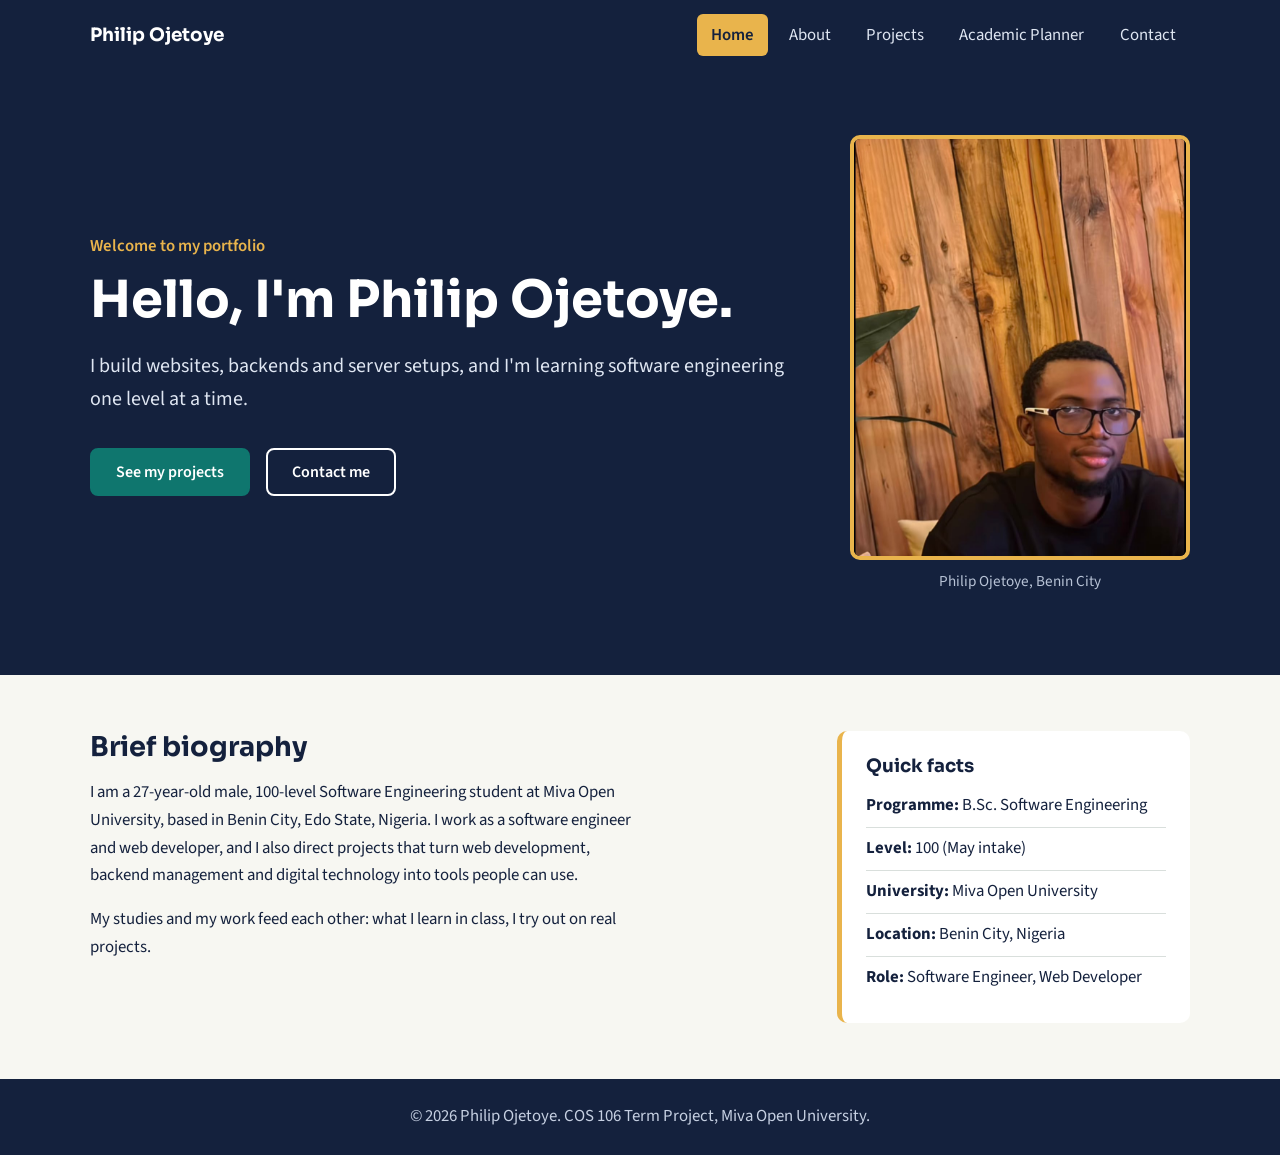
<file: index.html>
<!doctype html>
<html lang="en">
  <head>
    <meta charset="UTF-8" />
    <meta name="viewport" content="width=device-width, initial-scale=1.0" />
    <meta
      name="description"
      content="Philip Ojetoye – Software Engineering student and web developer at Miva Open University."
    />
    <title>Home | Philip Ojetoye</title>
    <link rel="preconnect" href="https://fonts.googleapis.com" />
    <link rel="preconnect" href="https://fonts.gstatic.com" crossorigin />
    <link
      href="https://fonts.googleapis.com/css2?family=Sora:wght@500;700&family=Source+Sans+3:wght@400;600&display=swap"
      rel="stylesheet"
    />
    <link rel="stylesheet" href="css/style.css" />
  </head>
  <body>
    <a class="skip" href="#main">Skip to content</a>
    <header class="site-header">
      <div class="container nav-wrap">
        <a class="logo" href="index.html">Philip Ojetoye</a>
        <button
          class="nav-toggle"
          id="navToggle"
          aria-label="Open menu"
          aria-expanded="false"
        >
          Menu
        </button>
        <nav id="mainNav" aria-label="Main navigation">
          <ul>
            <li><a href="index.html" class="active">Home</a></li>
            <li><a href="about.html">About</a></li>
            <li><a href="projects.html">Projects</a></li>
            <li><a href="planner.html">Academic Planner</a></li>
            <li><a href="contact.html">Contact</a></li>
          </ul>
        </nav>
      </div>
    </header>
    <main id="main">
      <section class="hero">
        <div class="container hero-grid">
          <div class="hero-text">
            <p class="kicker">Welcome to my portfolio</p>
            <h1>Hello, I'm Philip Ojetoye.</h1>
            <p class="lead">
              I build websites, backends and server setups, and I'm learning
              software engineering one level at a time.
            </p>
            <div class="btn-row">
              <a class="btn" href="projects.html">See my projects</a>
              <a class="btn btn-ghost" href="contact.html">Contact me</a>
            </div>
          </div>
          <figure class="hero-photo">
            <img
              src="images/profile.jpeg"
              alt="Passport photograph of Philip Ojetoye"
              onerror="
                this.onerror = null;
                this.src = 'images/placeholder.svg';
              "
            />
            <figcaption>Philip Ojetoye, Benin City</figcaption>
          </figure>
        </div>
      </section>

      <section class="section">
        <div class="container two-col">
          <div>
            <h2>Brief biography</h2>
            <p>
              I am a 27-year-old male, 100-level Software Engineering student
              at Miva Open University, based in Benin City, Edo State, Nigeria.
              I work as a software engineer and web developer, and I also direct
              projects that turn web development, backend management and digital
              technology into tools people can use.
            </p>
            <p>
              My studies and my work feed each other: what I learn in class, I
              try out on real projects.
            </p>
          </div>
          <aside class="fact-card" aria-label="Quick facts">
            <h3>Quick facts</h3>
            <ul class="facts">
              <li><strong>Programme:</strong> B.Sc. Software Engineering</li>
              <li><strong>Level:</strong> 100 (May intake)</li>
              <li><strong>University:</strong> Miva Open University</li>
              <li><strong>Location:</strong> Benin City, Nigeria</li>
              <li><strong>Role:</strong> Software Engineer, Web Developer</li>
            </ul>
          </aside>
        </div>
      </section>
    </main>
    <footer class="site-footer">
      <div class="container">
        <p>
          &copy; <span id="year">2026</span> Philip Ojetoye. COS 106 Term
          Project, Miva Open University.
        </p>
      </div>
    </footer>
    <script src="js/main.js"></script>
  </body>
</html>
</file>
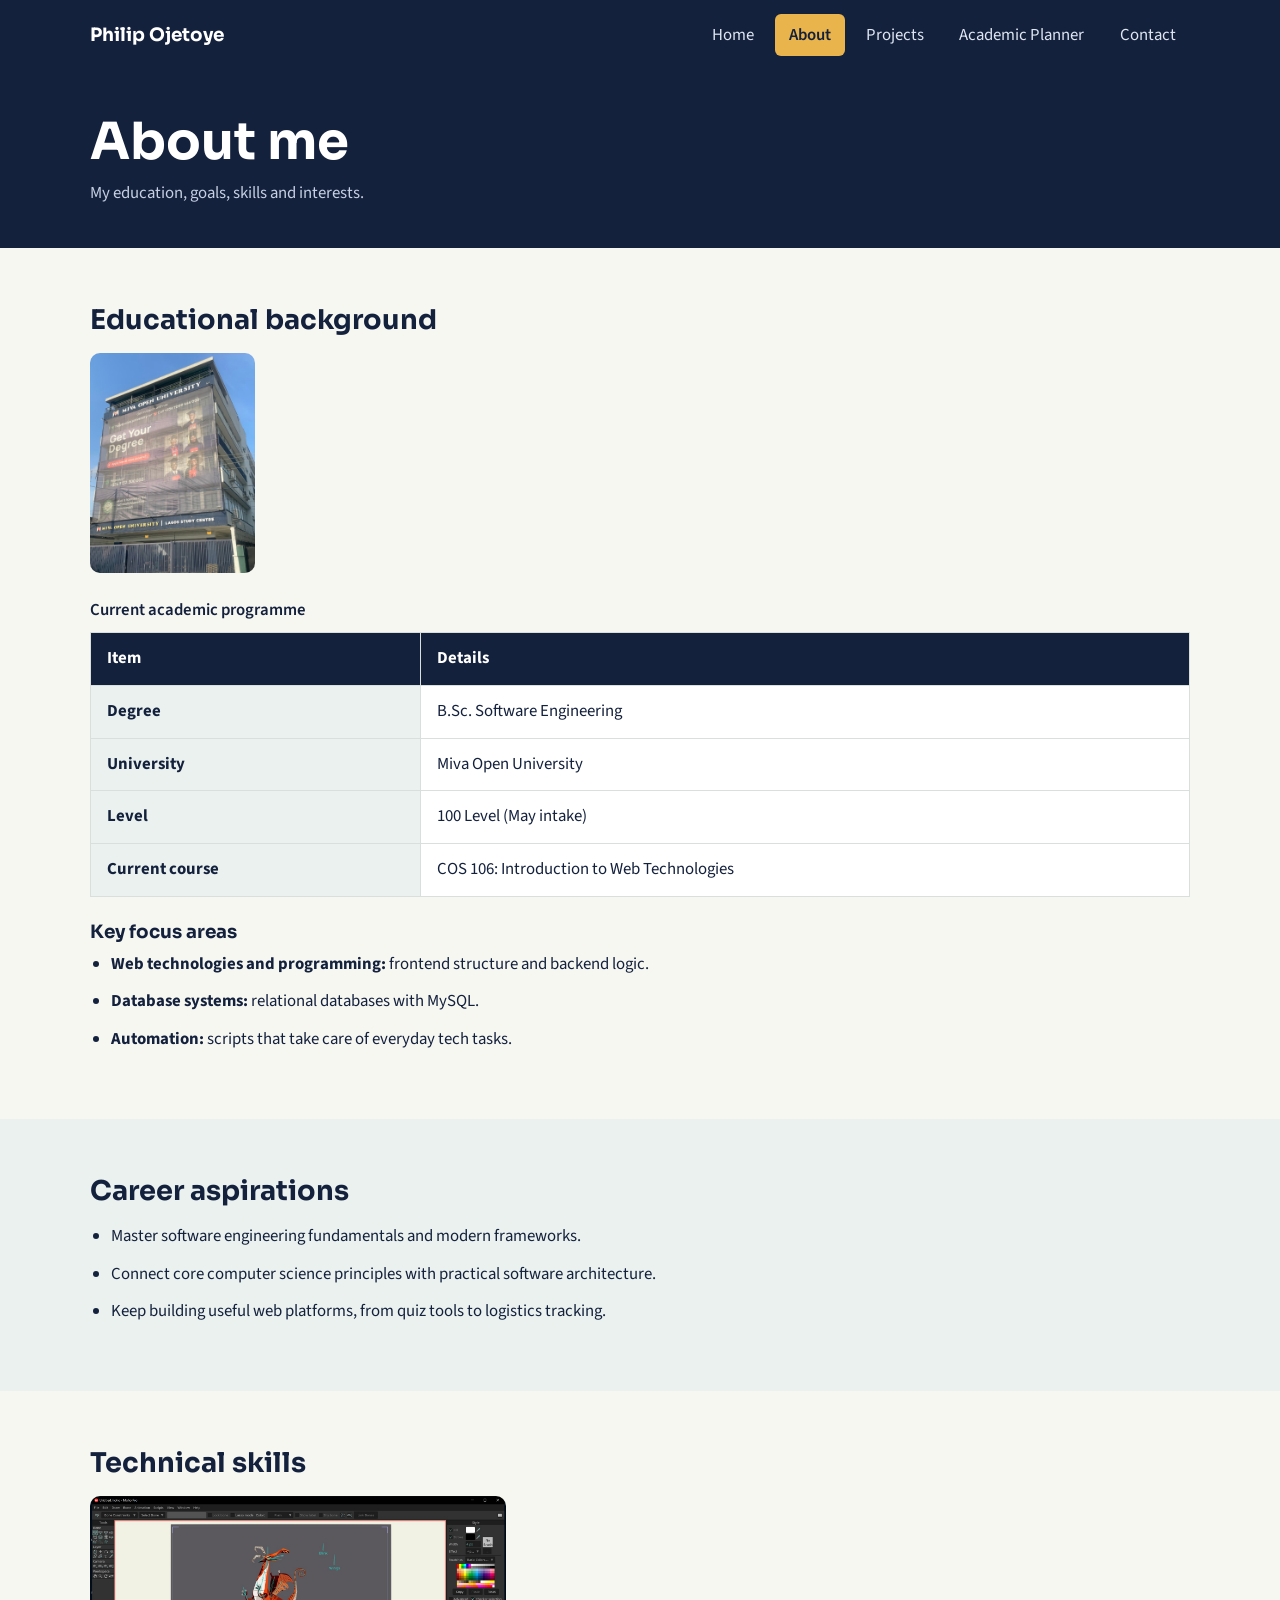
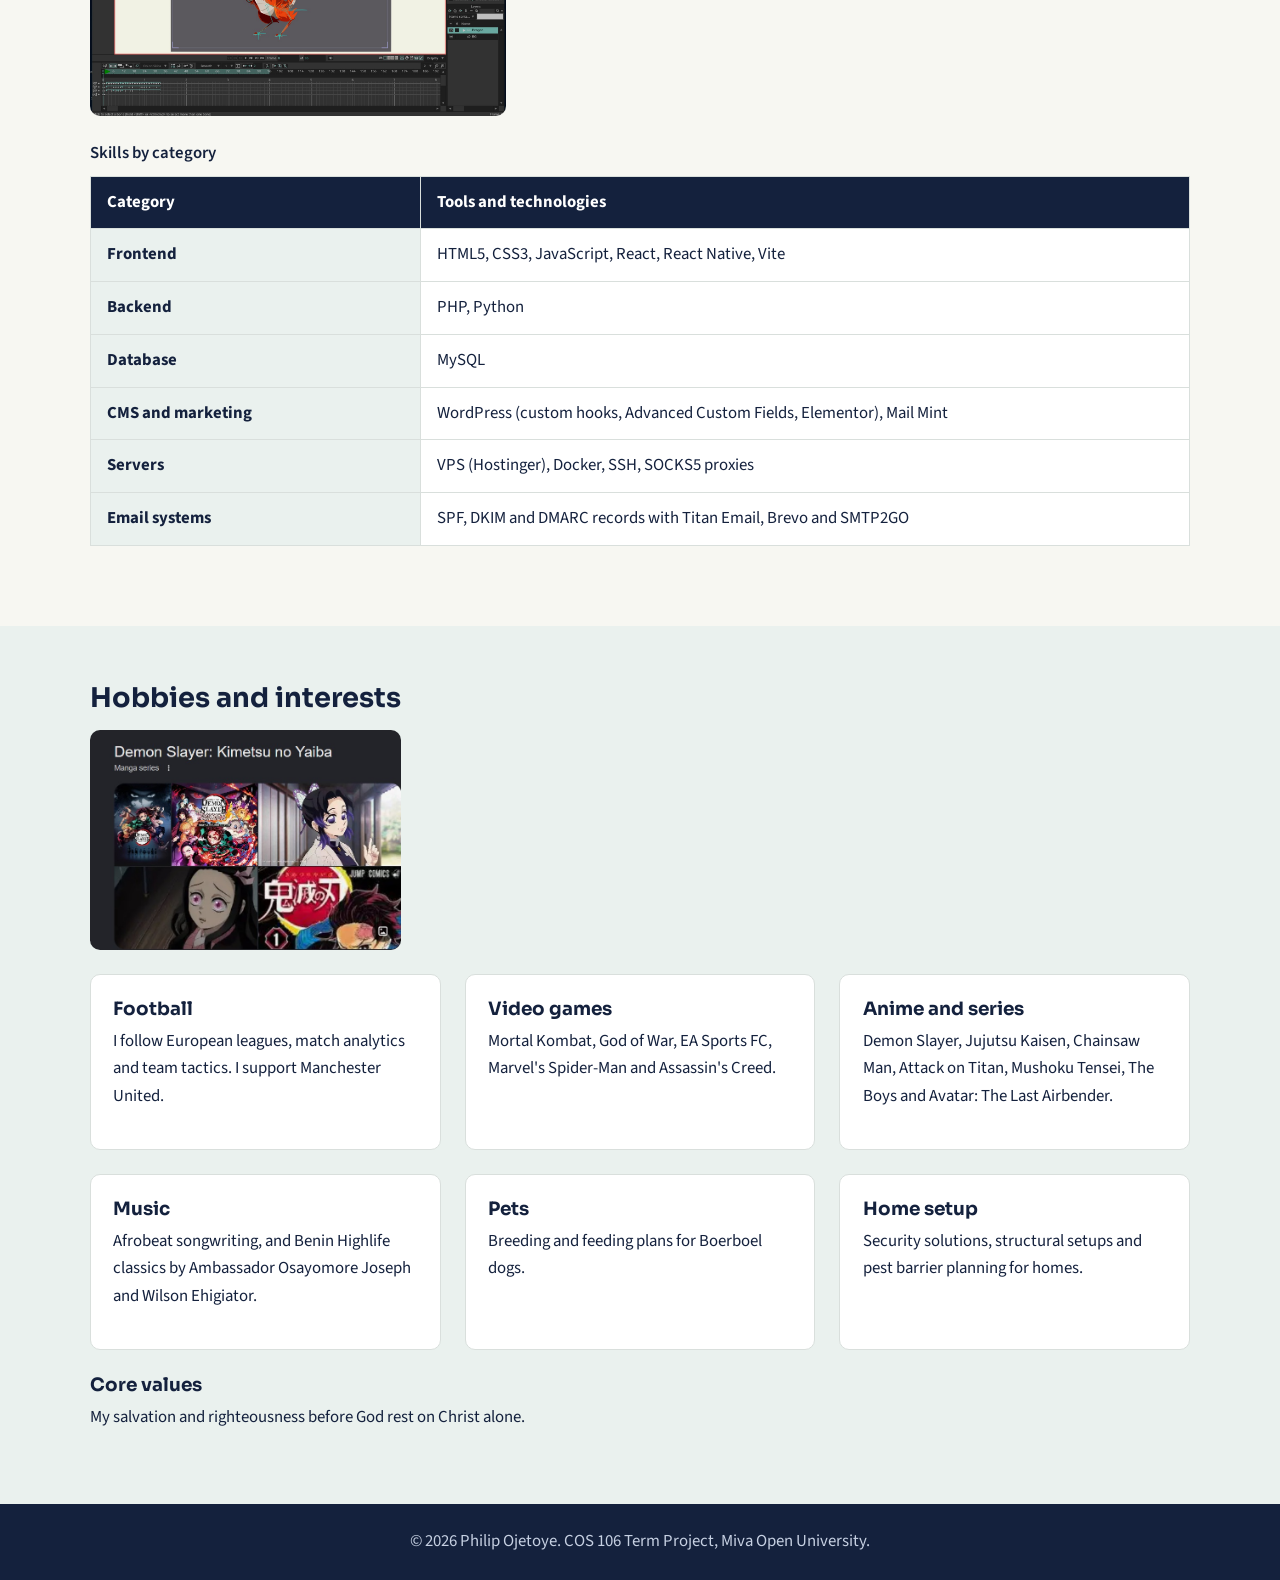
<file: about.html>
<!doctype html>
<html lang="en">
  <head>
    <meta charset="UTF-8" />
    <meta name="viewport" content="width=device-width, initial-scale=1.0" />
    <meta
      name="description"
      content="Philip Ojetoye – Software Engineering student and web developer at Miva Open University."
    />
    <title>About | Philip Ojetoye</title>
    <link rel="preconnect" href="https://fonts.googleapis.com" />
    <link rel="preconnect" href="https://fonts.gstatic.com" crossorigin />
    <link
      href="https://fonts.googleapis.com/css2?family=Sora:wght@500;700&family=Source+Sans+3:wght@400;600&display=swap"
      rel="stylesheet"
    />
    <link rel="stylesheet" href="css/style.css" />
  </head>
  <body>
    <a class="skip" href="#main">Skip to content</a>
    <header class="site-header">
      <div class="container nav-wrap">
        <a class="logo" href="index.html">Philip Ojetoye</a>
        <button
          class="nav-toggle"
          id="navToggle"
          aria-label="Open menu"
          aria-expanded="false"
        >
          Menu
        </button>
        <nav id="mainNav" aria-label="Main navigation">
          <ul>
            <li><a href="index.html">Home</a></li>
            <li><a href="about.html" class="active">About</a></li>
            <li><a href="projects.html">Projects</a></li>
            <li><a href="planner.html">Academic Planner</a></li>
            <li><a href="contact.html">Contact</a></li>
          </ul>
        </nav>
      </div>
    </header>
    <main id="main">
      <section class="page-title">
        <div class="container">
          <h1>About me</h1>
          <p>My education, goals, skills and interests.</p>
        </div>
      </section>

      <section class="section">
        <div class="container">
          <h2>Educational background</h2>
          <div class="banner">
            <img
              src="images/Miva.jpg"
              alt="Miva Open University logo"
              onerror="
                this.onerror = null;
                this.src = 'images/placeholder.svg';
              "
            />
          </div>
          <div class="table-wrap">
            <table>
              <caption>
                Current academic programme
              </caption>
              <thead>
                <tr>
                  <th scope="col">Item</th>
                  <th scope="col">Details</th>
                </tr>
              </thead>
              <tbody>
                <tr>
                  <th scope="row">Degree</th>
                  <td>B.Sc. Software Engineering</td>
                </tr>
                <tr>
                  <th scope="row">University</th>
                  <td>Miva Open University</td>
                </tr>
                <tr>
                  <th scope="row">Level</th>
                  <td>100 Level (May intake)</td>
                </tr>
                <tr>
                  <th scope="row">Current course</th>
                  <td>COS 106: Introduction to Web Technologies</td>
                </tr>
              </tbody>
            </table>
          </div>
          <h3>Key focus areas</h3>
          <ul class="list">
            <li>
              <strong>Web technologies and programming:</strong> frontend
              structure and backend logic.
            </li>
            <li>
              <strong>Database systems:</strong> relational databases with
              MySQL.
            </li>
            <li>
              <strong>Automation:</strong> scripts that take care of everyday
              tech tasks.
            </li>
          </ul>
        </div>
      </section>

      <section class="section alt">
        <div class="container">
          <h2>Career aspirations</h2>
          <ul class="list">
            <li>
              Master software engineering fundamentals and modern frameworks.
            </li>
            <li>
              Connect core computer science principles with practical software
              architecture.
            </li>
            <li>
              Keep building useful web platforms, from quiz tools to logistics
              tracking.
            </li>
          </ul>
        </div>
      </section>

      <section class="section">
        <div class="container">
          <h2>Technical skills</h2>
          <figure class="banner">
            <img
              src="images/tech-stack.jpeg"
              alt="Logos of the technologies I use"
              onerror="
                this.onerror = null;
                this.src = 'images/placeholder.svg';
              "
            />
          </figure>
          <div class="table-wrap">
            <table>
              <caption>
                Skills by category
              </caption>
              <thead>
                <tr>
                  <th scope="col">Category</th>
                  <th scope="col">Tools and technologies</th>
                </tr>
              </thead>
              <tbody>
                <tr>
                  <th scope="row">Frontend</th>
                  <td>HTML5, CSS3, JavaScript, React, React Native, Vite</td>
                </tr>
                <tr>
                  <th scope="row">Backend</th>
                  <td>PHP, Python</td>
                </tr>
                <tr>
                  <th scope="row">Database</th>
                  <td>MySQL</td>
                </tr>
                <tr>
                  <th scope="row">CMS and marketing</th>
                  <td>
                    WordPress (custom hooks, Advanced Custom Fields, Elementor),
                    Mail Mint
                  </td>
                </tr>
                <tr>
                  <th scope="row">Servers</th>
                  <td>
                    VPS (Hostinger), Docker, SSH, SOCKS5 proxies
                  </td>
                </tr>
                <tr>
                  <th scope="row">Email systems</th>
                  <td>
                    SPF, DKIM and DMARC records with Titan Email, Brevo and
                    SMTP2GO
                  </td>
                </tr>
              </tbody>
            </table>
          </div>
        </div>
      </section>

      <section class="section alt">
        <div class="container">
          <h2>Hobbies and interests</h2>
          <figure class="banner">
            <img
              src="images/hobbies.jpeg"
              alt="Collage of my hobbies: football, games and pets"
              onerror="
                this.onerror = null;
                this.src = 'images/placeholder.svg';
              "
            />
          </figure>
          <div class="card-grid">
            <article class="card">
              <h3>Football</h3>
              <p>
                I follow European leagues, match analytics and team tactics. I
                support Manchester United.
              </p>
            </article>
            <article class="card">
              <h3>Video games</h3>
              <p>
                Mortal Kombat, God of War, EA Sports FC, Marvel's Spider-Man and
                Assassin's Creed.
              </p>
            </article>
            <article class="card">
              <h3>Anime and series</h3>
              <p>
                Demon Slayer, Jujutsu Kaisen, Chainsaw Man, Attack on Titan,
                Mushoku Tensei, The Boys and Avatar: The Last Airbender.
              </p>
            </article>
            <article class="card">
              <h3>Music</h3>
              <p>
                Afrobeat songwriting, and Benin Highlife classics by Ambassador
                Osayomore Joseph and Wilson Ehigiator.
              </p>
            </article>
            <article class="card">
              <h3>Pets</h3>
              <p>Breeding and feeding plans for Boerboel dogs.</p>
            </article>
            <article class="card">
              <h3>Home setup</h3>
              <p>
                Security solutions, structural setups and pest barrier planning
                for homes.
              </p>
            </article>
          </div>
          <h3>Core values</h3>
          <p>My salvation and righteousness before God rest on Christ alone.</p>
        </div>
      </section>
    </main>
    <footer class="site-footer">
      <div class="container">
        <p>
          &copy; <span id="year">2026</span> Philip Ojetoye. COS 106 Term
          Project, Miva Open University.
        </p>
      </div>
    </footer>
    <script src="js/main.js"></script>
  </body>
</html>
</file>
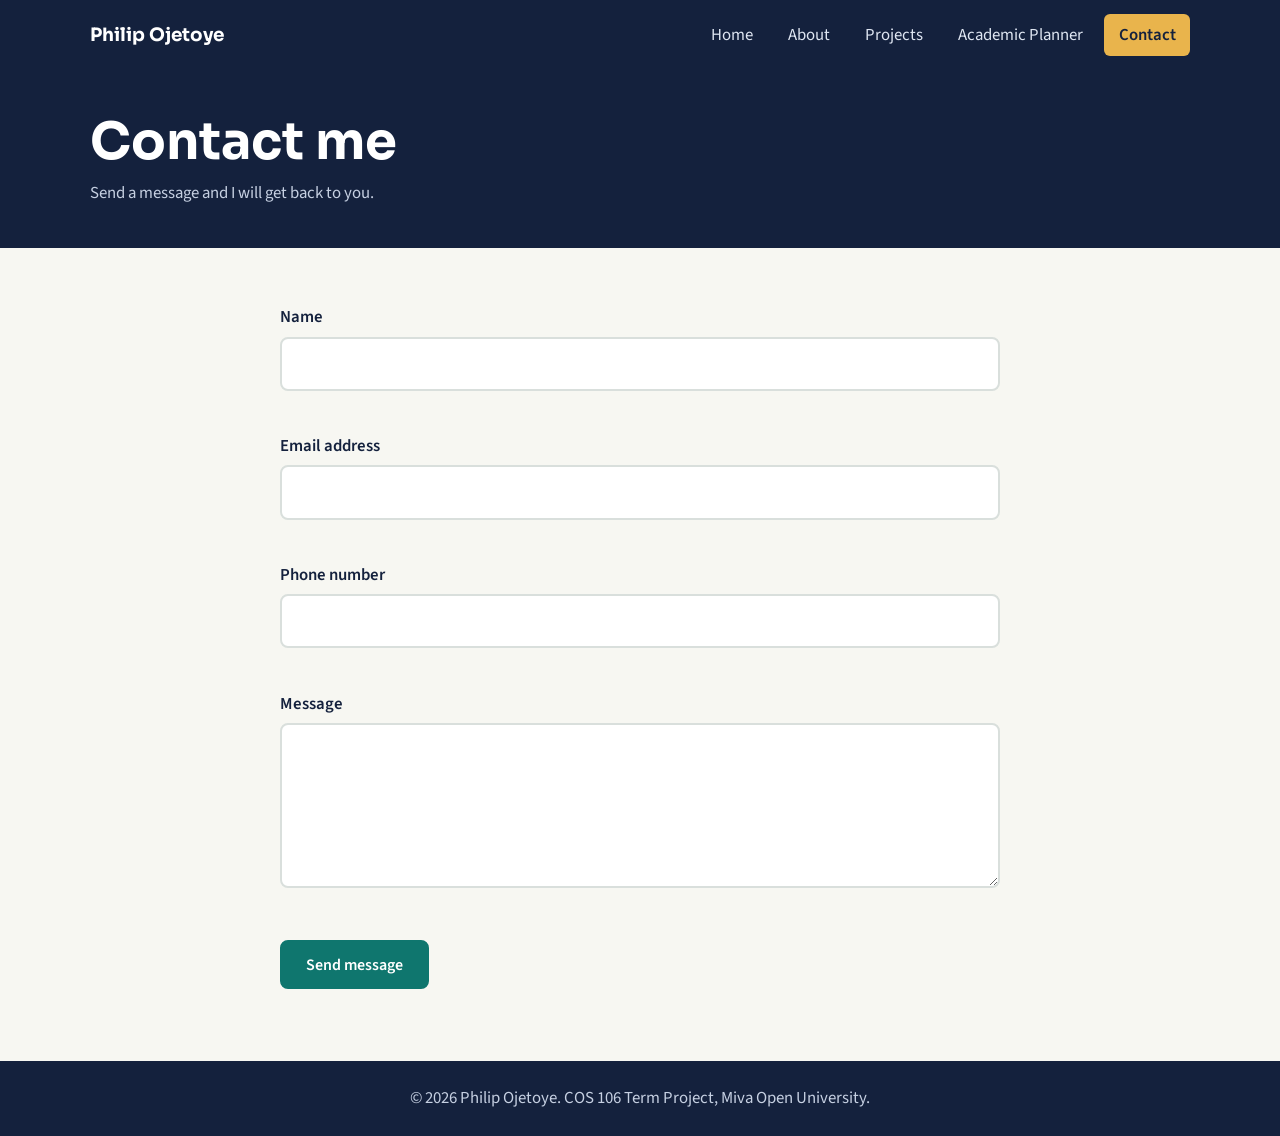
<file: contact.html>
<!doctype html>
<html lang="en">
  <head>
    <meta charset="UTF-8" />
    <meta name="viewport" content="width=device-width, initial-scale=1.0" />
    <meta
      name="description"
      content="Philip Ojetoye – Software Engineering student and web developer at Miva Open University."
    />
    <title>Contact | Philip Ojetoye</title>
    <link rel="preconnect" href="https://fonts.googleapis.com" />
    <link rel="preconnect" href="https://fonts.gstatic.com" crossorigin />
    <link
      href="https://fonts.googleapis.com/css2?family=Sora:wght@500;700&family=Source+Sans+3:wght@400;600&display=swap"
      rel="stylesheet"
    />
    <link rel="stylesheet" href="css/style.css" />
  </head>
  <body>
    <a class="skip" href="#main">Skip to content</a>
    <header class="site-header">
      <div class="container nav-wrap">
        <a class="logo" href="index.html">Philip Ojetoye</a>
        <button
          class="nav-toggle"
          id="navToggle"
          aria-label="Open menu"
          aria-expanded="false"
        >
          Menu
        </button>
        <nav id="mainNav" aria-label="Main navigation">
          <ul>
            <li><a href="index.html">Home</a></li>
            <li><a href="about.html">About</a></li>
            <li><a href="projects.html">Projects</a></li>
            <li><a href="planner.html">Academic Planner</a></li>
            <li><a href="contact.html" class="active">Contact</a></li>
          </ul>
        </nav>
      </div>
    </header>
    <main id="main">
      <section class="page-title">
        <div class="container">
          <h1>Contact me</h1>
          <p>Send a message and I will get back to you.</p>
        </div>
      </section>

      <section class="section">
        <div class="container narrow">
          <form id="contactForm" novalidate>
            <div class="field">
              <label for="name">Name</label>
              <input type="text" id="name" name="name" autocomplete="name" />
              <span class="error" id="nameError"></span>
            </div>
            <div class="field">
              <label for="email">Email address</label>
              <input
                type="email"
                id="email"
                name="email"
                autocomplete="email"
              />
              <span class="error" id="emailError"></span>
            </div>
            <div class="field">
              <label for="phone">Phone number</label>
              <input
                type="text"
                id="phone"
                name="phone"
                inputmode="numeric"
                autocomplete="tel"
              />
              <span class="error" id="phoneError"></span>
            </div>
            <div class="field">
              <label for="message">Message</label>
              <textarea id="message" name="message" rows="5"></textarea>
              <span class="error" id="messageError"></span>
            </div>
            <button class="btn" type="submit">Send message</button>
            <p class="success" id="formSuccess" role="status"></p>
          </form>
        </div>
      </section>
    </main>
    <footer class="site-footer">
      <div class="container">
        <p>
          &copy; <span id="year">2026</span> Philip Ojetoye. COS 106 Term
          Project, Miva Open University.
        </p>
      </div>
    </footer>
    <script src="js/main.js"></script>
    <script src="js/contact.js"></script>
  </body>
</html>
</file>
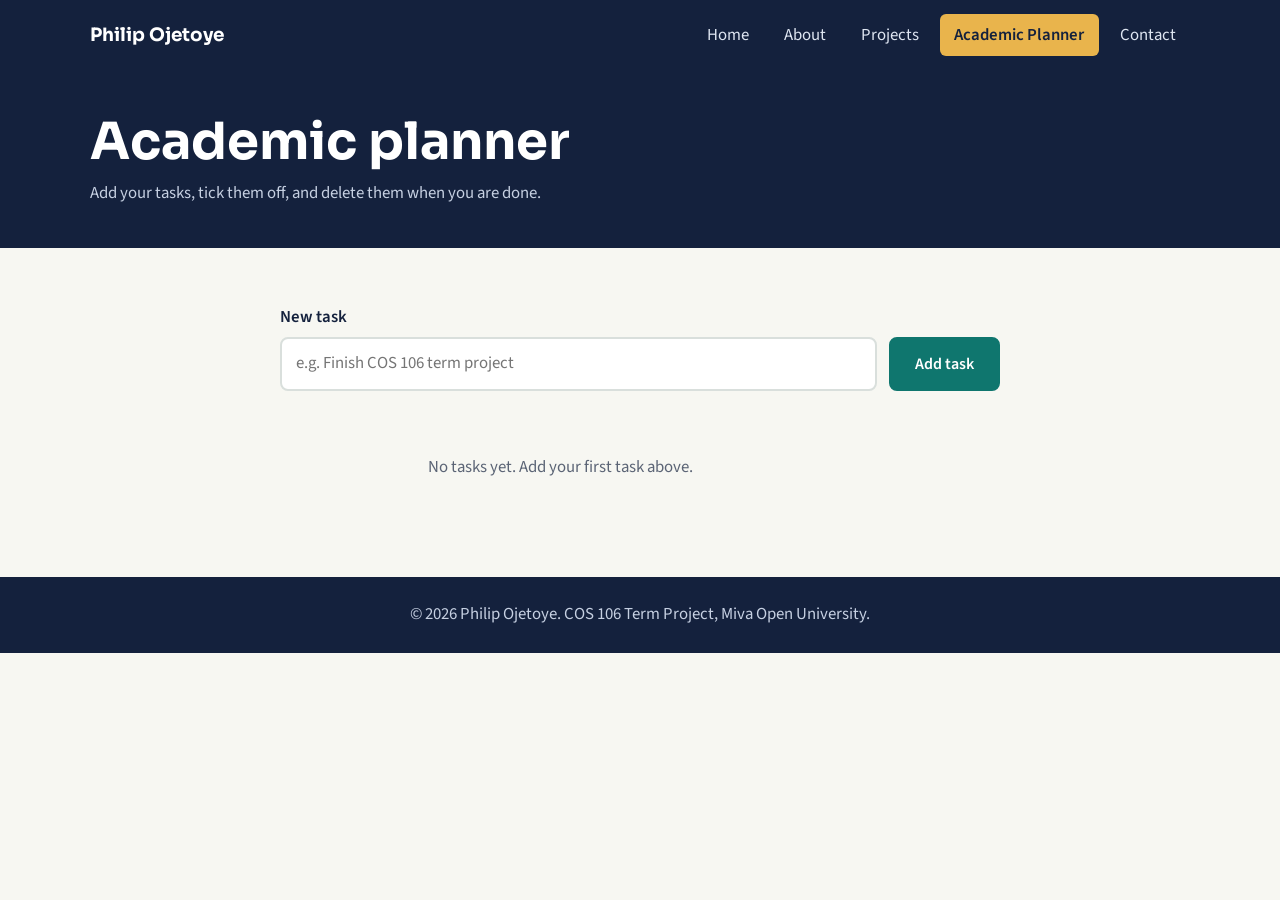
<file: planner.html>
<!doctype html>
<html lang="en">
  <head>
    <meta charset="UTF-8" />
    <meta name="viewport" content="width=device-width, initial-scale=1.0" />
    <meta
      name="description"
      content="Philip Ojetoye – Software Engineering student and web developer at Miva Open University."
    />
    <title>Academic Planner | Philip Ojetoye</title>
    <link rel="preconnect" href="https://fonts.googleapis.com" />
    <link rel="preconnect" href="https://fonts.gstatic.com" crossorigin />
    <link
      href="https://fonts.googleapis.com/css2?family=Sora:wght@500;700&family=Source+Sans+3:wght@400;600&display=swap"
      rel="stylesheet"
    />
    <link rel="stylesheet" href="css/style.css" />
  </head>
  <body>
    <a class="skip" href="#main">Skip to content</a>
    <header class="site-header">
      <div class="container nav-wrap">
        <a class="logo" href="index.html">Philip Ojetoye</a>
        <button
          class="nav-toggle"
          id="navToggle"
          aria-label="Open menu"
          aria-expanded="false"
        >
          Menu
        </button>
        <nav id="mainNav" aria-label="Main navigation">
          <ul>
            <li><a href="index.html">Home</a></li>
            <li><a href="about.html">About</a></li>
            <li><a href="projects.html">Projects</a></li>
            <li><a href="planner.html" class="active">Academic Planner</a></li>
            <li><a href="contact.html">Contact</a></li>
          </ul>
        </nav>
      </div>
    </header>
    <main id="main">
      <section class="page-title">
        <div class="container">
          <h1>Academic planner</h1>
          <p>
            Add your tasks, tick them off, and delete them when you are done.
          </p>
        </div>
      </section>

      <section class="section">
        <div class="container narrow">
          <div class="planner-form">
            <label for="taskInput">New task</label>
            <div class="row">
              <input
                type="text"
                id="taskInput"
                placeholder="e.g. Finish COS 106 term project"
                maxlength="120"
              />
              <button class="btn" id="addBtn" type="button">Add task</button>
            </div>
            <p class="error" id="taskError" role="alert"></p>
          </div>
          <p class="counter" id="counter" aria-live="polite"></p>
          <ul id="taskList" class="task-list"></ul>
          <p class="empty" id="emptyMsg">
            No tasks yet. Add your first task above.
          </p>
        </div>
      </section>
    </main>
    <footer class="site-footer">
      <div class="container">
        <p>
          &copy; <span id="year">2026</span> Philip Ojetoye. COS 106 Term
          Project, Miva Open University.
        </p>
      </div>
    </footer>
    <script src="js/main.js"></script>
    <script src="js/planner.js"></script>
  </body>
</html>
</file>
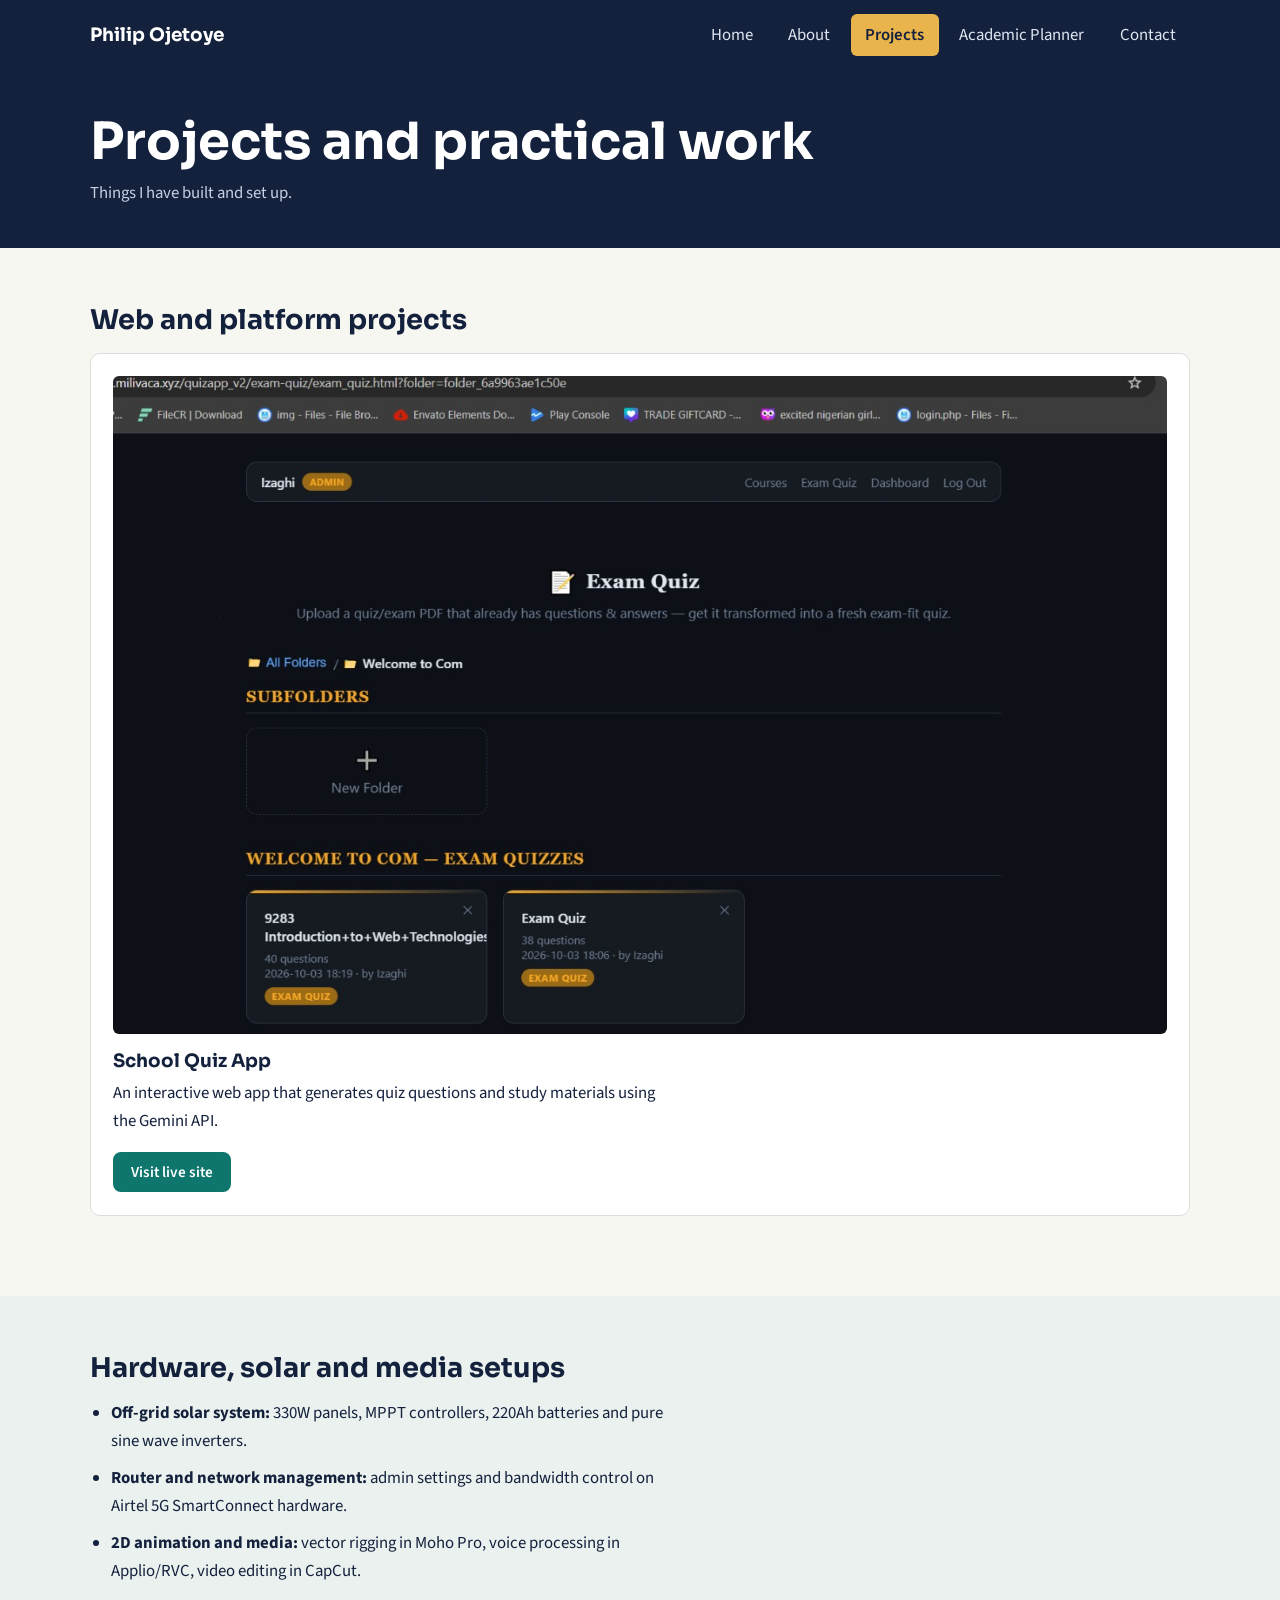
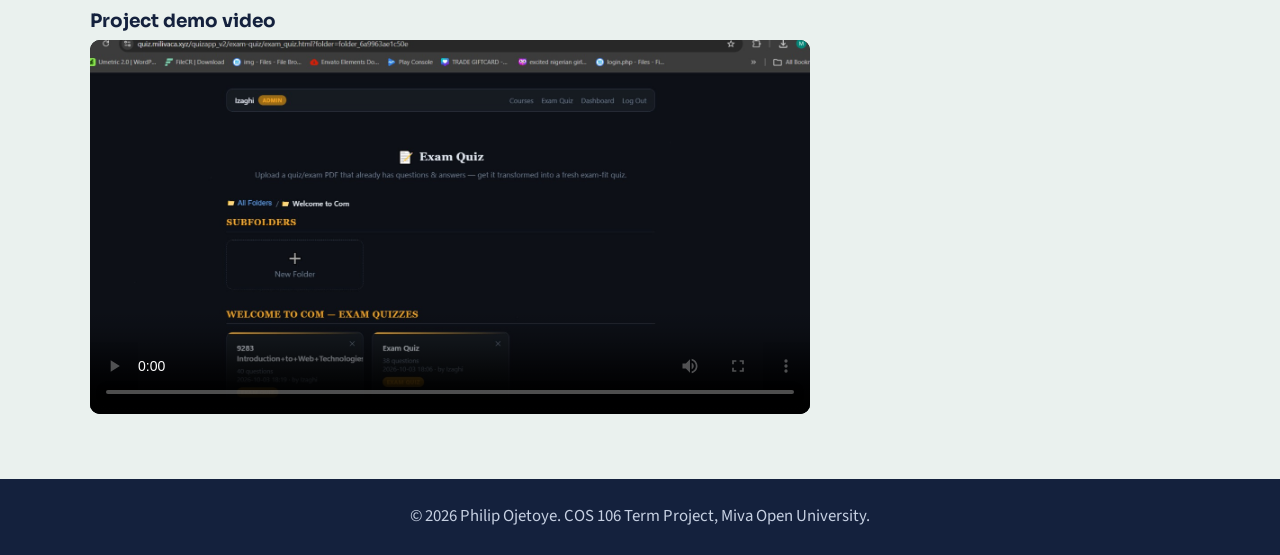
<file: projects.html>
<!doctype html>
<html lang="en">
  <head>
    <meta charset="UTF-8" />
    <meta name="viewport" content="width=device-width, initial-scale=1.0" />
    <meta
      name="description"
      content="Philip Ojetoye – Software Engineering student and web developer at Miva Open University."
    />
    <title>Projects | Philip Ojetoye</title>
    <link rel="preconnect" href="https://fonts.googleapis.com" />
    <link rel="preconnect" href="https://fonts.gstatic.com" crossorigin />
    <link
      href="https://fonts.googleapis.com/css2?family=Sora:wght@500;700&family=Source+Sans+3:wght@400;600&display=swap"
      rel="stylesheet"
    />
    <link rel="stylesheet" href="css/style.css" />
  </head>
  <body>
    <a class="skip" href="#main">Skip to content</a>
    <header class="site-header">
      <div class="container nav-wrap">
        <a class="logo" href="index.html">Philip Ojetoye</a>
        <button
          class="nav-toggle"
          id="navToggle"
          aria-label="Open menu"
          aria-expanded="false"
        >
          Menu
        </button>
        <nav id="mainNav" aria-label="Main navigation">
          <ul>
            <li><a href="index.html">Home</a></li>
            <li><a href="about.html">About</a></li>
            <li><a href="projects.html" class="active">Projects</a></li>
            <li><a href="planner.html">Academic Planner</a></li>
            <li><a href="contact.html">Contact</a></li>
          </ul>
        </nav>
      </div>
    </header>
    <main id="main">
      <section class="page-title">
        <div class="container">
          <h1>Projects and practical work</h1>
          <p>Things I have built and set up.</p>
        </div>
      </section>

      <section class="section">
        <div class="container">
          <h2>Web and platform projects</h2>
          <div class="card-grid">
            <article class="card project">
              <img
                src="images/project-quiz.jpeg"
                alt="Screenshot of the School Quiz App"
                onerror="
                  this.onerror = null;
                  this.src = 'images/placeholder.svg';
                "
              />
              <h3>School Quiz App</h3>
              <p>
                An interactive web app that generates quiz questions and study
                materials using the Gemini API.
              </p>
              <a
                class="btn btn-small"
                href="https://quiz.milivaca.xyz/quizapp_v2/login.html"
                target="_blank"
                rel="noopener"
                >Visit live site</a
              >
            </article>
          </div>
        </div>
      </section>

      <section class="section alt">
        <div class="container">
          <h2>Hardware, solar and media setups</h2>
          <ul class="list">
            <li>
              <strong>Off-grid solar system:</strong> 330W panels, MPPT
              controllers, 220Ah batteries and pure sine wave inverters.
            </li>
            <li>
              <strong>Router and network management:</strong> admin settings and
              bandwidth control on Airtel 5G SmartConnect hardware.
            </li>
            <li>
              <strong>2D animation and media:</strong> vector rigging in Moho
              Pro, voice processing in Applio/RVC, video editing in CapCut.
            </li>
          </ul>
          <h3>Project demo video</h3>
          <video controls preload="metadata" poster="images/project-quiz.jpeg">
            <source src="media/demo.mp4" type="video/mp4" />
            Your browser does not support the video element.
          </video>
        </div>
      </section>
    </main>
    <footer class="site-footer">
      <div class="container">
        <p>
          &copy; <span id="year">2026</span> Philip Ojetoye. COS 106 Term
          Project, Miva Open University.
        </p>
      </div>
    </footer>
    <script src="js/main.js"></script>
  </body>
</html>
</file>
<file: css/style.css>
:root {
  --ink: #14213d;
  --paper: #f7f7f2;
  --white: #ffffff;
  --teal: #0f766e;
  --teal-dark: #0b5a54;
  --gold: #e9b44c;
  --muted: #5b6475;
  --line: #d9dfdc;
  --alt: #eaf1ee;
  --danger: #b42318;
  --radius: 10px;
}
* {
  box-sizing: border-box;
  margin: 0;
  padding: 0;
}
html {
  scroll-behavior: smooth;
}
body {
  font-family: "Source Sans 3", Arial, sans-serif;
  background: var(--paper);
  color: var(--ink);
  line-height: 1.65;
  font-size: 1.05rem;
}
h1,
h2,
h3,
.logo {
  font-family: "Sora", Arial, sans-serif;
  line-height: 1.2;
}
h1 {
  font-size: clamp(2rem, 5vw, 3.2rem);
}
h2 {
  font-size: 1.7rem;
  margin-bottom: 1rem;
}
h3 {
  font-size: 1.15rem;
  margin: 1.5rem 0 0.5rem;
}
p {
  margin-bottom: 1rem;
  max-width: 70ch;
}
img {
  max-width: 100%;
  display: block;
}
a {
  color: var(--teal);
}
.container {
  width: min(1100px, 92%);
  margin-inline: auto;
}
.narrow {
  width: min(720px, 92%);
}
.skip {
  position: absolute;
  left: -999px;
  background: var(--gold);
  padding: 0.5rem 1rem;
}
.skip:focus {
  left: 0;
  z-index: 100;
}
:focus-visible {
  outline: 3px solid var(--gold);
  outline-offset: 2px;
}

/* Header + navigation */
.site-header {
  background: var(--ink);
  position: sticky;
  top: 0;
  z-index: 50;
}
.nav-wrap {
  display: flex;
  justify-content: space-between;
  align-items: center;
  padding: 0.9rem 0;
}
.logo {
  color: var(--white);
  text-decoration: none;
  font-weight: 700;
  font-size: 1.15rem;
}
nav ul {
  list-style: none;
  display: flex;
  gap: 0.4rem;
}
nav a {
  color: #dfe6f2;
  text-decoration: none;
  padding: 0.45rem 0.9rem;
  border-radius: 6px;
  display: block;
  transition:
    background 0.25s,
    color 0.25s;
}
nav a:hover {
  background: rgba(255, 255, 255, 0.12);
  color: var(--white);
}
nav a.active {
  background: var(--gold);
  color: var(--ink);
  font-weight: 600;
}
.nav-toggle {
  display: none;
  background: none;
  border: 2px solid var(--white);
  color: var(--white);
  padding: 0.35rem 0.8rem;
  border-radius: 6px;
  cursor: pointer;
  font: inherit;
}

/* Hero */
.hero {
  background: var(--ink);
  color: var(--white);
  padding: 4rem 0 5rem;
}
.hero-grid {
  display: flex;
  align-items: center;
  justify-content: space-between;
  gap: 3rem;
}
.hero-text {
  flex: 1 1 55%;
  animation: rise 0.8s ease both;
}
.kicker {
  color: var(--gold);
  font-weight: 600;
  margin-bottom: 0.5rem;
}
.lead {
  font-size: 1.25rem;
  color: #dfe6f2;
  margin: 1.2rem 0 2rem;
}
.hero-photo {
  flex: 0 1 340px;
}
.hero-photo img {
  width: 100%;
  aspect-ratio: 4/5;
  object-fit: cover;
  border-radius: var(--radius);
  border: 4px solid var(--gold);
  background: var(--alt);
}
.hero-photo figcaption {
  margin-top: 0.6rem;
  color: #b8c3d6;
  font-size: 0.95rem;
  text-align: center;
}
@keyframes rise {
  from {
    opacity: 0;
    transform: translateY(24px);
  }
  to {
    opacity: 1;
    transform: none;
  }
}

/* Buttons */
.btn-row {
  display: flex;
  gap: 1rem;
  flex-wrap: wrap;
}
.btn {
  display: inline-block;
  background: var(--teal);
  color: var(--white);
  border: 2px solid var(--teal);
  padding: 0.7rem 1.5rem;
  border-radius: 8px;
  font:
    600 1rem "Source Sans 3",
    Arial,
    sans-serif;
  text-decoration: none;
  cursor: pointer;
  transition:
    transform 0.2s,
    background 0.2s;
}
.btn:hover {
  background: var(--teal-dark);
  transform: translateY(-2px);
}
.btn-ghost {
  background: transparent;
  color: var(--white);
  border-color: var(--white);
}
.btn-ghost:hover {
  background: rgba(255, 255, 255, 0.15);
}
.btn-small {
  padding: 0.45rem 1rem;
  font-size: 0.95rem;
}

/* Sections */
.section {
  padding: 3.5rem 0;
}
.section.alt {
  background: var(--alt);
}
.page-title {
  background: var(--ink);
  color: var(--white);
  padding: 2.5rem 0;
}
.page-title p {
  color: #c6d0e2;
  margin: 0.5rem 0 0;
}
.two-col {
  display: grid;
  grid-template-columns: 2fr 1fr;
  gap: 2.5rem;
  align-items: start;
}
.fact-card {
  background: var(--white);
  border-left: 5px solid var(--gold);
  border-radius: var(--radius);
  padding: 1.5rem;
}
.fact-card h3 {
  margin-top: 0;
}
.facts {
  list-style: none;
}
.facts li {
  padding: 0.45rem 0;
  border-bottom: 1px solid var(--line);
}
.facts li:last-child {
  border: none;
}
.list {
  padding-left: 1.3rem;
  max-width: 75ch;
}
.list li {
  margin-bottom: 0.6rem;
}
.banner {
  margin: 0 0 1.5rem;
}
.banner img {
  max-height: 220px;
  width: auto;
  border-radius: var(--radius);
}

/* Cards */
.card-grid {
  display: grid;
  grid-template-columns: repeat(auto-fit, minmax(260px, 1fr));
  gap: 1.5rem;
  margin-bottom: 1.5rem;
}
.card {
  background: var(--white);
  border: 1px solid var(--line);
  border-radius: var(--radius);
  padding: 1.4rem;
  transition:
    transform 0.25s,
    border-color 0.25s;
}
.card:hover {
  transform: translateY(-4px);
  border-color: var(--teal);
}
.card h3 {
  margin-top: 0;
}
.project img {
  width: 100%;
  aspect-ratio: 16/10;
  object-fit: cover;
  border-radius: 6px;
  margin-bottom: 1rem;
  background: var(--alt);
}

/* Tables */
.table-wrap {
  overflow-x: auto;
  margin: 1rem 0 1.5rem;
}
table {
  width: 100%;
  border-collapse: collapse;
  background: var(--white);
}
caption {
  text-align: left;
  font-weight: 600;
  padding-bottom: 0.5rem;
}
th,
td {
  text-align: left;
  padding: 0.75rem 1rem;
  border: 1px solid var(--line);
  vertical-align: top;
}
thead th {
  background: var(--ink);
  color: var(--white);
}
tbody th {
  background: var(--alt);
  width: 30%;
}

/* Media */
audio {
  width: 100%;
  max-width: 480px;
  display: block;
  margin-bottom: 1rem;
}
video {
  width: 100%;
  max-width: 720px;
  border-radius: var(--radius);
  background: #000;
}

/* Forms */
label {
  display: block;
  font-weight: 600;
  margin-bottom: 0.3rem;
}
input[type="text"],
input[type="email"],
textarea {
  width: 100%;
  padding: 0.7rem 0.9rem;
  border: 2px solid var(--line);
  border-radius: 8px;
  font: inherit;
  background: var(--white);
  color: var(--ink);
  transition: border-color 0.2s;
}
input:focus,
textarea:focus {
  border-color: var(--teal);
  outline: none;
}
.field {
  margin-bottom: 1.2rem;
}
.invalid {
  border-color: var(--danger) !important;
}
.error {
  color: var(--danger);
  font-size: 0.95rem;
  display: block;
  min-height: 1.2rem;
  margin-top: 0.25rem;
}
.success {
  color: var(--teal-dark);
  font-weight: 600;
  margin-top: 1rem;
}

/* Planner */
.planner-form {
  margin-bottom: 1rem;
}
.row {
  display: flex;
  gap: 0.75rem;
}
.row input {
  flex: 1;
}
.counter {
  color: var(--muted);
}
.task-list {
  list-style: none;
}
.task {
  display: flex;
  align-items: center;
  gap: 0.8rem;
  background: var(--white);
  border: 1px solid var(--line);
  border-radius: 8px;
  padding: 0.8rem 1rem;
  margin-bottom: 0.6rem;
  animation: rise 0.3s ease both;
}
.task input {
  width: 1.2rem;
  height: 1.2rem;
  accent-color: var(--teal);
}
.task span {
  flex: 1;
  transition: color 0.2s;
  word-break: break-word;
}
.task.done span {
  text-decoration: line-through;
  color: var(--muted);
}
.task button {
  background: none;
  border: 1px solid var(--danger);
  color: var(--danger);
  padding: 0.3rem 0.7rem;
  border-radius: 6px;
  cursor: pointer;
  font: inherit;
  transition:
    background 0.2s,
    color 0.2s;
}
.task button:hover {
  background: var(--danger);
  color: var(--white);
}
.empty {
  color: var(--muted);
  text-align: center;
  padding: 1.5rem 0;
}

/* Footer */
.site-footer {
  background: var(--ink);
  color: #c6d0e2;
  padding: 1.5rem 0;
  text-align: center;
}
.site-footer p {
  margin: 0 auto;
}

/* Responsive */
@media (max-width: 800px) {
  .nav-toggle {
    display: block;
  }
  nav {
    display: none;
    position: absolute;
    top: 100%;
    left: 0;
    right: 0;
    background: var(--ink);
    padding: 0.5rem 4%;
  }
  nav.open {
    display: block;
  }
  nav ul {
    flex-direction: column;
  }
  .hero-grid {
    flex-direction: column-reverse;
    text-align: left;
  }
  .hero-photo {
    width: 70%;
  }
  .two-col {
    grid-template-columns: 1fr;
  }
  .row {
    flex-direction: column;
  }
}
@media (prefers-reduced-motion: reduce) {
  * {
    animation: none !important;
    transition: none !important;
  }
}
</file>
